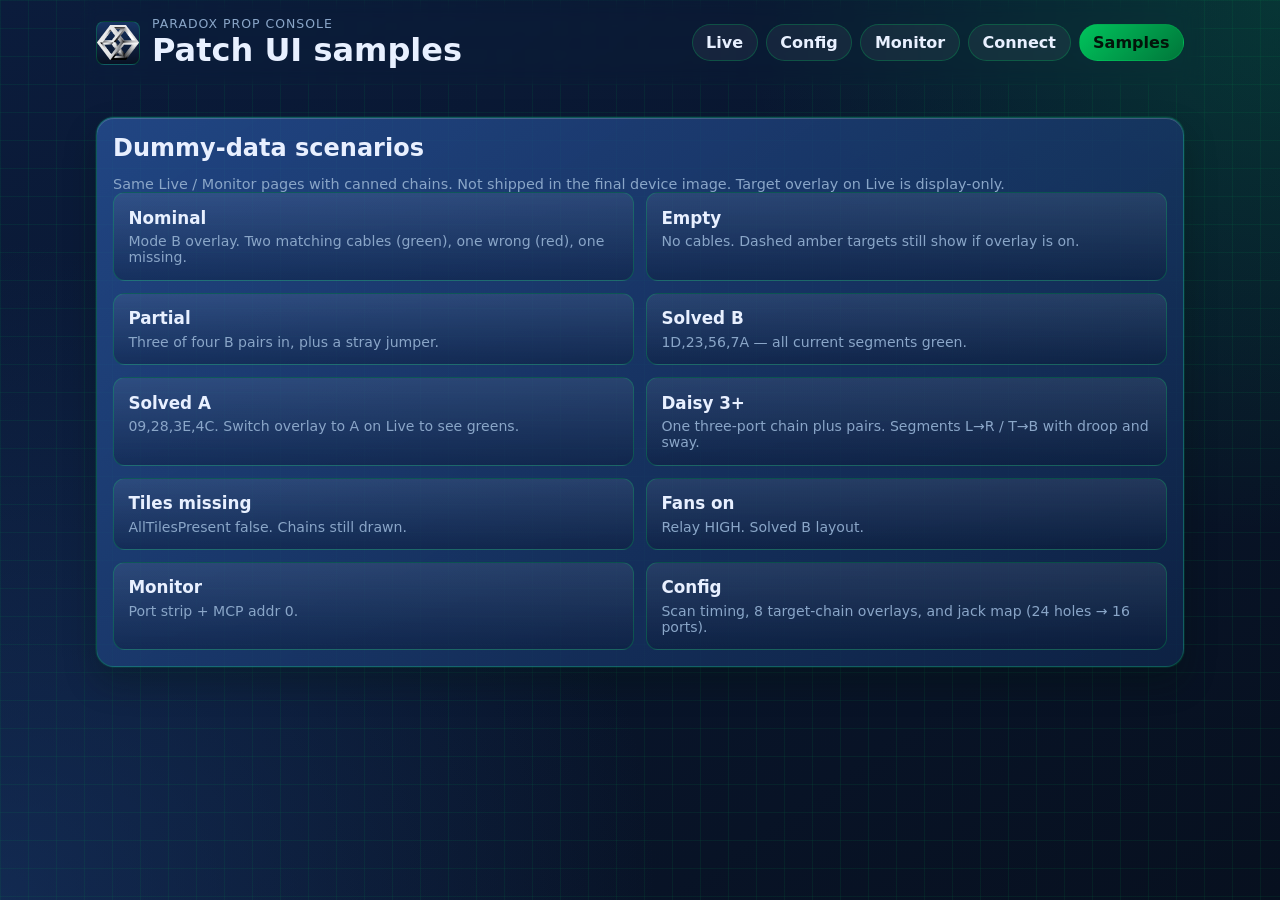
<file: main/webui/samples.html>
<!doctype html>
<html lang="en">
<head>
    <meta charset="utf-8">
    <meta name="viewport" content="width=device-width, initial-scale=1">
    <title>PX-Patch-V1 UI samples</title>
    <link rel="stylesheet" href="styles.css?v=patch22">
</head>
<body>
    <div class="bg-grid" aria-hidden="true"></div>
    <header class="topbar wrap">
        <div class="brand">
            <img src="assets/logo.png" alt="Logo" class="brand-logo" loading="lazy" decoding="async" onerror="this.style.display='none'">
            <div>
                <p class="kicker">Paradox Prop Console</p>
                <h1>Patch UI samples</h1>
            </div>
        </div>
        <nav class="tabs">
            <a class="tab" href="index.html">Live</a>
            <a class="tab" href="config.html">Config</a>
            <a class="tab" href="monitor.html">Monitor</a>
            <a class="tab" href="connection.html">Connect</a>
            <a class="tab active" href="samples.html">Samples</a>
        </nav>
    </header>

    <main class="wrap layout single">
        <section class="panel wide">
            <div class="panel-head">
                <h2>Dummy-data scenarios</h2>
            </div>
            <p class="hint">Same Live / Monitor pages with canned chains. Not shipped in the final device image. Target overlay on Live is display-only.</p>
            <div class="scenario-grid">
                <a class="scenario-card" href="index.html?scenario=nominal">
                    <h3>Nominal</h3>
                    <p>Mode B overlay. Two matching cables (green), one wrong (red), one missing.</p>
                </a>
                <a class="scenario-card" href="index.html?scenario=empty">
                    <h3>Empty</h3>
                    <p>No cables. Dashed amber targets still show if overlay is on.</p>
                </a>
                <a class="scenario-card" href="index.html?scenario=partial">
                    <h3>Partial</h3>
                    <p>Three of four B pairs in, plus a stray jumper.</p>
                </a>
                <a class="scenario-card" href="index.html?scenario=solved-b">
                    <h3>Solved B</h3>
                    <p>1D,23,56,7A — all current segments green.</p>
                </a>
                <a class="scenario-card" href="index.html?scenario=solved-a">
                    <h3>Solved A</h3>
                    <p>09,28,3E,4C. Switch overlay to A on Live to see greens.</p>
                </a>
                <a class="scenario-card" href="index.html?scenario=daisy">
                    <h3>Daisy 3+</h3>
                    <p>One three-port chain plus pairs. Segments L→R / T→B with droop and sway.</p>
                </a>
                <a class="scenario-card" href="index.html?scenario=tiles-missing">
                    <h3>Tiles missing</h3>
                    <p>AllTilesPresent false. Chains still drawn.</p>
                </a>
                <a class="scenario-card" href="index.html?scenario=fans-on">
                    <h3>Fans on</h3>
                    <p>Relay HIGH. Solved B layout.</p>
                </a>
                <a class="scenario-card" href="monitor.html?scenario=nominal">
                    <h3>Monitor</h3>
                    <p>Port strip + MCP addr 0.</p>
                </a>
                <a class="scenario-card" href="config.html">
                    <h3>Config</h3>
                    <p>Scan timing, 8 target-chain overlays, and jack map (24 holes → 16 ports).</p>
                </a>
            </div>
        </section>
    </main>
</body>
</html>
</file>
<file: main/webui/styles.css>
@font-face {
    font-family: "DSEG7 Classic";
    src: url("assets/fonts/DSEG7Classic-Regular.woff2") format("woff2");
    font-weight: 400;
    font-style: normal;
    font-display: swap;
}

:root {
    /* Signal Glass: navy stage, lighter navy panes, green accent (logo family). */
    --blue: #1a3a6e;
    --blue-mid: #2a56a0;
    --blue-deep: #07101f;
    --green: #00a651;
    --green-bright: #00c45c;
    --green-deep: #00763a;
    --ink: #e8f0ff;
    --muted: #8aa6c8;
    --paper: #07101f;
    --surface: #0b1c3c;
    --panel: linear-gradient(145deg, rgba(42, 86, 160, 0.72) 0%, rgba(14, 36, 72, 0.88) 100%);
    --metric: linear-gradient(180deg, rgba(255, 255, 255, 0.08), rgba(8, 20, 44, 0.35));
    --line: rgba(0, 196, 92, 0.28);
    --grid: rgba(0, 166, 81, 0.10);
    --accent: var(--green-bright);
    --accent-soft: #2fd67a;
    --ok: var(--green-bright);
    --ok-ink: #03140a;
    --warn: #f0a92a;
    --bad: #ef4444;
    --danger: var(--bad);
    --shadow: 0 16px 32px rgba(0, 20, 10, 0.28);
    --cta: linear-gradient(135deg, var(--green-bright), var(--green-deep));
    --tab-bg: rgba(255, 255, 255, 0.05);
}

* {
    box-sizing: border-box;
}

html {
    color-scheme: dark;
}

body {
    margin: 0;
    color: var(--ink);
    font-family: "Segoe UI", "Avenir Next", system-ui, sans-serif;
    background:
        radial-gradient(circle at 100% 0%, rgba(0, 166, 81, 0.22), transparent 34%),
        radial-gradient(circle at 0% 100%, rgba(26, 58, 110, 0.55), transparent 42%),
        linear-gradient(145deg, #0b1c3c 0%, #07101f 100%);
    min-height: 100vh;
}

h1, h2, h3 {
    font-family: "Segoe UI", "Trebuchet MS", system-ui, sans-serif;
    margin: 0;
}

.bg-grid {
    position: fixed;
    inset: 0;
    pointer-events: none;
    opacity: 1;
    background-image: linear-gradient(var(--grid) 1px, transparent 1px),
        linear-gradient(90deg, var(--grid) 1px, transparent 1px);
    background-size: 28px 28px;
}

.wrap {
    max-width: 1120px;
    margin: 0 auto;
    padding: 1rem;
}

.topbar {
    display: flex;
    align-items: center;
    justify-content: space-between;
    gap: 1rem;
    position: sticky;
    top: 0;
    z-index: 10;
    backdrop-filter: blur(8px);
}

.battery-badge {
    display: inline-flex;
    align-items: center;
    gap: 0.4rem;
    font-weight: 700;
    font-size: 0.85rem;
}

.status-icons {
    display: inline-flex;
    align-items: center;
    gap: 0.5rem;
    margin-left: auto;
    border-radius: 999px;
    border: 1px solid var(--line);
    padding: 0.3rem 0.7rem;
    background: var(--metric);
}

.battery-good {
    color: var(--ok);
}

.battery-warn {
    color: var(--warn);
}

.battery-bad {
    color: var(--bad);
}

.battery-usb {
    color: var(--muted);
}

.battery-icon {
    width: 22px;
    height: 14px;
    display: inline-flex;
    align-items: center;
}

.battery-svg {
    width: 22px;
    height: 14px;
    display: block;
}

.brand {
    display: flex;
    align-items: center;
    gap: 0.75rem;
}

.brand-logo {
    width: 44px;
    height: 44px;
    object-fit: contain;
    border-radius: 8px;
    background: linear-gradient(180deg, rgba(26, 58, 110, 0.8), rgba(8, 16, 32, 0.9));
    border: 1px solid var(--line);
}

.kicker {
    margin: 0;
    color: var(--muted);
    font-size: 0.78rem;
    letter-spacing: 0.08em;
    text-transform: uppercase;
}

.tabs {
    display: flex;
    flex-wrap: wrap;
    gap: 0.5rem;
    align-items: center;
    max-width: 100%;
}

.tab {
    text-decoration: none;
    color: var(--ink);
    border: 1px solid var(--line);
    background: var(--tab-bg);
    padding: 0.5rem 0.85rem;
    border-radius: 999px;
    font-weight: 600;
}

.tab.active {
    background: var(--cta);
    color: var(--ok-ink);
}

.layout {
    display: grid;
    grid-template-columns: 1.2fr 1fr;
    gap: 1rem;
    align-items: start;
    margin-top: 1rem;
}

.layout.single {
    grid-template-columns: 1fr;
}

.layout.live-layout {
    grid-template-columns: minmax(0, 1.7fr) minmax(260px, 0.9fr);
    align-items: start;
}

.panel {
    background: var(--panel);
    border: 1px solid var(--line);
    border-radius: 18px;
    box-shadow:
        inset 0 1px 0 rgba(255, 255, 255, 0.18),
        0 0 0 1px rgba(0, 196, 92, 0.12),
        var(--shadow);
    padding: 1rem;
    overflow: hidden;
    animation: rise 420ms ease both;
}

.panel.wide {
    grid-column: 1 / -1;
}

.panel-head {
    display: flex;
    justify-content: space-between;
    align-items: center;
    gap: 1rem;
    margin-bottom: 0.9rem;
}

.row-actions {
    display: flex;
    gap: 0.5rem;
    flex-wrap: wrap;
}

.badge {
    border-radius: 999px;
    padding: 0.35rem 0.7rem;
    background: var(--metric);
    border: 1px solid var(--line);
    text-transform: capitalize;
}

.badge.state-ready {
    background: var(--cta);
    color: var(--ok-ink);
    border-color: transparent;
}

.badge.state-not-ready {
    background: linear-gradient(160deg, #f0a92a, #b57500);
    color: #1a1408;
    border-color: transparent;
}

.badge.state-running {
    background: linear-gradient(180deg, rgba(255, 255, 255, 0.16), rgba(8, 20, 44, 0.4));
    color: var(--ink);
    border-color: rgba(232, 240, 255, 0.2);
}

.badge.state-paused {
    background: linear-gradient(160deg, #d6b33e, #bd9700);
    color: #1a1408;
    border-color: transparent;
}

.badge.state-solved {
    background: linear-gradient(135deg, var(--green), var(--green-deep));
    color: var(--ok-ink);
    border-color: transparent;
}

.badge.state-failed {
    background: linear-gradient(160deg, #ef4444, #9f1f1f);
    color: #fff;
    border-color: transparent;
}

.metrics {
    display: grid;
    grid-template-columns: repeat(3, minmax(0, 1fr));
    gap: 0.75rem;
}

.metric {
    background: var(--metric);
    border: 1px solid var(--line);
    border-radius: 12px;
    padding: 0.8rem;
}

.metric p {
    margin: 0 0 0.35rem;
    color: var(--muted);
    font-size: 0.84rem;
}

.metric h3 {
    font-size: 1.35rem;
}

.text-ok {
    color: var(--ok);
}

.text-warn {
    color: var(--warn);
}

.text-bad {
    color: var(--bad);
}

.text-muted {
    color: var(--muted);
}

.hidden {
    display: none !important;
}

.hw-banner {
    position: sticky;
    top: 0;
    z-index: 80;
    width: 100%;
    margin: 0;
    padding: 0.7rem 1rem;
    background: #7f1d1d;
    color: #fecaca;
    font-weight: 700;
    font-size: 0.95rem;
    line-height: 1.35;
    text-align: center;
    border-bottom: 2px solid #ef4444;
}

.btn-grid {
    display: grid;
    grid-template-columns: repeat(2, minmax(0, 1fr));
    gap: 0.65rem;
}

.btn {
    border: 1px solid transparent;
    background: linear-gradient(160deg, rgba(36, 72, 140, 0.9), rgba(12, 28, 56, 0.95));
    color: #fff;
    font-weight: 700;
    border-radius: 10px;
    padding: 0.65rem 0.8rem;
    cursor: pointer;
}

.btn:hover {
    filter: saturate(1.1);
}

.btn:active {
    transform: translateY(1px);
}

.btn-ghost {
    color: var(--ink);
    background: var(--tab-bg);
    border-color: var(--line);
}

.btn-warn {
    background: linear-gradient(160deg, #d89d1b, #bf7f00);
}

.btn-danger {
    background: linear-gradient(160deg, #d15151, #ab3030);
}

.btn-start {
    background: var(--cta);
    color: var(--ok-ink);
}

.btn-resume {
    background: var(--cta);
    color: var(--ok-ink);
}

.btn-pause {
    background: linear-gradient(160deg, #d6b33e, #bd9700);
    color: #1a1a1a;
}

.btn-solve {
    background: var(--cta);
    color: var(--ok-ink);
}

.input-indicators {
    display: flex;
    justify-content: flex-start;
    flex-wrap: wrap;
    gap: 0.4rem;
    padding: 0.6rem 0 0;
}

.input-dot {
    display: inline-flex;
    align-items: center;
    justify-content: center;
    width: 1.6rem;
    height: 1.6rem;
    border-radius: 50%;
    font-size: 0.75rem;
    font-weight: 800;
    color: #fff;
    line-height: 1;
}

.input-dot.connected {
    background: var(--ok);
}

.input-dot.disconnected {
    background: var(--bad);
}

.input-dot.inactive {
    background: #b0b0b0;
}

#gameStatePanel.state-ready {
    background: linear-gradient(180deg, rgba(0, 196, 92, 0.28), rgba(14, 36, 72, 0.78));
}

#gameStatePanel.state-not-ready {
    background: linear-gradient(180deg, rgba(240, 169, 42, 0.28), rgba(14, 36, 72, 0.78));
}

#gameStatePanel.state-running {
    background: linear-gradient(180deg, rgba(42, 86, 160, 0.45), rgba(14, 36, 72, 0.78));
}

#gameStatePanel.state-paused {
    background: linear-gradient(180deg, rgba(214, 179, 62, 0.28), rgba(14, 36, 72, 0.78));
}

#gameStatePanel.state-solved {
    background: linear-gradient(180deg, rgba(0, 166, 81, 0.38), rgba(14, 36, 72, 0.78));
}

#gameStatePanel.state-failed {
    background: linear-gradient(180deg, rgba(239, 68, 68, 0.38), rgba(14, 36, 72, 0.78));
}

.wifi-status {
    display: flex;
    align-items: center;
    gap: 0.5rem;
    margin-bottom: 0.7rem;
    font-weight: 600;
}

.wifi-badge {
    display: inline-flex;
    align-items: center;
    gap: 0.35rem;
    font-size: 0.82rem;
    font-weight: 700;
}

.network-name-row {
    display: flex;
    align-items: flex-end;
    gap: 0.7rem;
}

.network-name-label {
    flex: 1;
    display: flex;
    flex-direction: column;
    gap: 0.35rem;
    font-size: 0.92rem;
}

.toggle-row {
    display: flex;
    align-items: center;
    gap: 0.5rem;
    cursor: pointer;
    font-size: 0.92rem;
}

.toggle-row input[type="checkbox"] {
    width: 1.1rem;
    height: 1.1rem;
    accent-color: var(--accent);
    cursor: pointer;
}

.ap-bottom-row {
    display: flex;
    align-items: center;
    justify-content: space-between;
    gap: 0.7rem;
    flex-wrap: wrap;
}

.row-actions-right {
    display: flex;
    gap: 0.5rem;
    flex-wrap: wrap;
    margin-left: auto;
}

.inline-form {
    display: flex;
    align-items: center;
    flex-wrap: wrap;
    gap: 0.55rem;
}

input,
textarea {
    width: 100%;
    border: 1px solid var(--line);
    border-radius: 10px;
    padding: 0.58rem 0.65rem;
    background: var(--metric);
    color: var(--ink);
    font: inherit;
}

select {
    width: 100%;
    border: 1px solid #7a8aa0;
    border-radius: 10px;
    padding: 0.58rem 1.85rem 0.58rem 0.65rem;
    background-color: #ffffff;
    background-image: url("data:image/svg+xml,%3Csvg xmlns='http://www.w3.org/2000/svg' width='12' height='8' viewBox='0 0 12 8'%3E%3Cpath fill='%23000000' d='M1.4 1.6h9.2L6 6.8z'/%3E%3C/svg%3E");
    background-repeat: no-repeat;
    background-position: right 0.6rem center;
    background-size: 12px 8px;
    color: #000000;
    -webkit-text-fill-color: #000000;
    forced-color-adjust: none;
    color-scheme: light;
    font: inherit;
    font-weight: 800;
    appearance: none;
    -webkit-appearance: none;
}

select option,
select optgroup {
    color: #000000;
    -webkit-text-fill-color: #000000;
    background-color: #ffffff;
    color-scheme: light;
    font-weight: 700;
}

.inline-form input {
    max-width: 300px;
}

.toggle {
    display: inline-flex;
    align-items: center;
    gap: 0.4rem;
}

.toggle input {
    width: auto;
}

.form-grid {
    display: grid;
    grid-template-columns: repeat(2, minmax(0, 1fr));
    gap: 0.7rem;
    align-items: start;
}

.form-grid label {
    display: flex;
    flex-direction: column;
    gap: 0.35rem;
    font-size: 0.92rem;
}

.topic-value {
    margin-top: 0;
    min-height: 2.45rem;
    display: flex;
    align-items: center;
    font-weight: 600;
    color: var(--ink);
    word-break: break-all;
}

.detail-grid {
    display: grid;
    grid-template-columns: repeat(2, minmax(0, 1fr));
    gap: 0.6rem;
}

.detail-item {
    display: flex;
    align-items: baseline;
    justify-content: space-between;
    gap: 0.75rem;
    padding: 0.55rem 0.7rem;
    border: 1px solid var(--line);
    border-radius: 10px;
    background: var(--metric);
}

.detail-item span {
    color: var(--muted);
    font-size: 0.85rem;
}

.connection-detail-item {
    width: 100%;
    box-sizing: border-box;
}

.input-suffix-wrap {
    display: flex;
    align-items: center;
    gap: 0.45rem;
}

.input-suffix {
    border: 1px solid var(--line);
    border-radius: 8px;
    padding: 0.45rem 0.55rem;
    background: var(--metric);
    color: var(--muted);
    font-size: 0.85rem;
    white-space: nowrap;
}

.device-apply-wrap {
    display: flex;
    align-items: flex-end;
}

.ssid-list {
    display: grid;
    grid-template-columns: repeat(2, minmax(0, 1fr));
    gap: 0.55rem;
}

.ssid-item {
    display: flex;
    align-items: center;
    justify-content: space-between;
    gap: 0.6rem;
    border: 1px solid var(--line);
    border-radius: 10px;
    padding: 0.55rem 0.65rem;
    background: var(--metric);
    cursor: pointer;
}

.ssid-meta {
    display: inline-flex;
    align-items: center;
    gap: 0.45rem;
    color: var(--muted);
    font-size: 0.82rem;
}

.wifi-icon {
    width: 16px;
    height: 16px;
    display: inline-flex;
    align-items: center;
}

.wifi-svg {
    width: 16px;
    height: 16px;
    display: block;
}

.hint {
    margin: 0.6rem 0 0;
    color: var(--muted);
    font-size: 0.9rem;
}

.log {
    margin-top: 0.8rem;
    min-height: 120px;
    max-height: 270px;
    overflow: auto;
    border-radius: 10px;
    border: 1px solid var(--line);
    background: linear-gradient(180deg, #040814, #07101f);
    color: #d5deee;
    padding: 0.8rem;
    white-space: pre-wrap;
    word-break: break-word;
    font-size: 0.85rem;
    line-height: 1.35;
}

.pulse {
    position: relative;
    overflow: hidden;
}

.pulse::after {
    content: "";
    position: absolute;
    inset: -40% auto auto -40%;
    width: 180px;
    height: 180px;
    background: radial-gradient(circle, rgba(0, 196, 92, 0.22), transparent 68%);
    animation: drift 5s ease-in-out infinite;
}

@keyframes rise {
    from {
        opacity: 0;
        transform: translateY(8px);
    }
    to {
        opacity: 1;
        transform: translateY(0);
    }
}

@keyframes drift {
    0%, 100% { transform: translate(0, 0); }
    50% { transform: translate(16px, 14px); }
}

@media (max-width: 820px) {
    .topbar {
        flex-direction: column;
        align-items: flex-start;
    }

    .tabs {
        width: 100%;
    }

    .status-icons {
        margin-left: 0;
        flex: 1 1 100%;
        justify-content: flex-end;
        order: -1;
    }

    .layout,
    .layout.live-layout,
    .layout.single,
    .form-grid {
        grid-template-columns: 1fr;
    }

    .detail-grid,
    .ssid-list {
        grid-template-columns: 1fr;
    }

    .metrics,
    .btn-grid {
        grid-template-columns: repeat(2, minmax(0, 1fr));
    }

    .panel-head {
        flex-wrap: wrap;
    }

    .inline-form input {
        max-width: 100%;
    }
}

/* Phone: stack dense grids; keep touch targets usable */
@media (max-width: 520px) {
    .wrap {
        padding: 0.75rem;
    }

    .brand-logo {
        width: 36px;
        height: 36px;
    }

    .brand h1 {
        font-size: 1.2rem;
    }

    .tab {
        padding: 0.4rem 0.7rem;
        font-size: 0.88rem;
    }

    .metrics,
    .btn-grid {
        grid-template-columns: 1fr;
    }

    .panel {
        padding: 0.85rem;
        border-radius: 14px;
    }
}

/* Fuse-specific Monitor / Live extras */
.metric-note {
    margin: 0.35rem 0 0;
    color: var(--muted);
    font-size: 0.78rem;
}

.voltage-board {
    position: relative;
    height: 460px;
    border-radius: 14px;
    border: 1px solid rgba(184, 115, 51, 0.35);
    background:
        radial-gradient(circle at 18% 12%, rgba(184, 115, 51, 0.16), transparent 36%),
        linear-gradient(180deg, #3a2414 0%, #24160d 55%, #1a1009 100%);
    overflow: hidden;
}

.voltage-wires {
    position: absolute;
    inset: 0;
    width: 100%;
    height: 100%;
    pointer-events: none;
    z-index: 0;
}

.voltage-wires .wire {
    fill: none;
    stroke: #c9a36a;
    stroke-width: 2.2;
    stroke-linecap: round;
    stroke-linejoin: round;
    vector-effect: non-scaling-stroke;
}

.led-mod,
.fuse-holder,
.gnd-mod,
.row-need {
    position: absolute;
    z-index: 1;
}

.led-mod {
    width: 28%;
    padding: 0.4rem 0.5rem 0.45rem;
    border-radius: 8px;
    background: linear-gradient(180deg, #8a5a28 0%, #5a3514 42%, #2a160a 100%);
    box-shadow:
        inset 0 1px 0 rgba(255, 220, 170, 0.35),
        0 6px 14px rgba(0, 0, 0, 0.35);
    border: 2px solid #c48a48;
}

.led-in {
    left: 3%;
    top: 5%;
}

.led-out {
    left: 3%;
    top: 46%;
}

.led-mod p {
    margin: 0 0 0.28rem;
    color: #e8c99a;
    font-size: 0.68rem;
    letter-spacing: 0.08em;
    text-transform: uppercase;
}

.led-mod .metric-note {
    color: #c9a36a;
}

.led-mod .seven-seg {
    display: flex;
    align-items: center;
    justify-content: center;
    min-height: 2.35rem;
    border-radius: 4px;
    background: #050505;
    border: 1px solid #1a1a1a;
    color: #ff3a22;
    text-shadow: 0 0 10px rgba(255, 58, 34, 0.55);
    font-family: "DSEG7 Classic", "Consolas", ui-monospace, monospace;
    font-size: 1.55rem;
    letter-spacing: 0.08em;
    padding: 0.2rem 0.35rem;
}

.led-mod.is-off .seven-seg {
    color: #4a1510;
    text-shadow: none;
}

.fuse-holder {
    width: 14%;
    height: auto;
    aspect-ratio: 1.7 / 1;
    display: flex;
    align-items: center;
    justify-content: center;
    padding: 0.15rem 0.2rem;
    text-align: center;
    border-radius: 8px;
    border: 8px solid #d7b07a;
    background: linear-gradient(180deg, #6a4420, #2c1a0c);
    box-shadow: none;
    outline: none;
}

.fuse-holder strong {
    display: block;
    font-size: 1.2rem;
    font-weight: 800;
    letter-spacing: 0.02em;
}

.fuse-holder .fuse-x {
    font-size: 2.1rem;
    font-weight: 900;
    line-height: 1;
    color: #c9d2e0;
}

.fuse-holder.vacant {
    background: repeating-linear-gradient(135deg, #2a1c10 0 8px, #1a120b 8px 16px);
    color: #9aa8bc;
    border-style: dashed;
}

.fuse-holder.match {
    border-color: var(--ok);
}

.fuse-holder.mismatch {
    border-color: var(--bad);
}

#fuseHolderA { left: 40%; top: 9%; }
#fuseHolderB { left: 40%; top: 37%; }
#fuseHolderC { left: 56.5%; top: 37%; }
#fuseHolderD { left: 73%; top: 37%; }
#fuseHolderE { left: 3.5%; top: 79%; }
#fuseHolderF { left: 19%; top: 79%; }

.row-need {
    color: #f0ddc0;
    font-size: 0.82rem;
    font-weight: 700;
    letter-spacing: 0.03em;
    white-space: nowrap;
    pointer-events: none;
    text-shadow: 0 1px 4px rgba(0, 0, 0, 0.65);
}

.row-need-top {
    left: 56%;
    top: 17%;
}

.row-need-mid {
    left: 40%;
    width: 47%;
    top: 55%;
    text-align: center;
}

.row-need-bot {
    left: 36%;
    top: 90%;
}

.gnd-mod {
    left: 88%;
    top: 90%;
    width: max-content;
    transform: translate(-50%, calc(-100% - 3px));
    display: flex;
    align-items: flex-end;
    justify-content: center;
    color: #f0ddc0;
    font-size: 1.2rem;
    font-weight: 800;
    letter-spacing: 0;
    line-height: 1;
    pointer-events: none;
}

.gnd-n {
    display: block;
    width: max-content;
    text-align: center;
}

.gnd-g,
.gnd-d {
    position: absolute;
    bottom: 0;
    line-height: 1;
}

.gnd-g {
    right: 100%;
}

.gnd-d {
    left: 100%;
}

.fuse-slots {
    display: grid;
    grid-template-columns: repeat(6, minmax(0, 1fr));
    gap: 0.45rem;
    margin-top: 0.9rem;
}

.fuse-slot {
    border-radius: 10px;
    padding: 0.55rem 0.35rem;
    text-align: center;
    border: 1px solid rgba(255, 255, 255, 0.12);
}

.fuse-slot .fuse-id {
    display: block;
    font-size: 0.72rem;
    letter-spacing: 0.08em;
    text-transform: uppercase;
    opacity: 0.85;
}

.fuse-slot strong {
    display: block;
    margin-top: 0.2rem;
    font-size: 1.05rem;
}

.fuse-2200 {
    background: #123a73;
    color: #dbe8ff;
}

.fuse-4700 {
    background: #7a1218;
    color: #ffd6d8;
}

.fuse-6800 {
    background: #c9a227;
    color: #1a1408;
}

.fuse-open {
    background: #2a3344;
    color: #9aa8bc;
}

.seg-row {
    display: grid;
    grid-template-columns: 1fr 1fr;
    gap: 0.75rem;
    margin-top: 0.9rem;
}

.seg-box {
    background: var(--metric);
    border: 1px solid var(--line);
    border-radius: 12px;
    padding: 0.7rem 0.8rem;
}

.seg-box p {
    margin: 0 0 0.35rem;
    color: var(--muted);
    font-size: 0.78rem;
    letter-spacing: 0.06em;
    text-transform: uppercase;
}

.seven-seg {
    font-family: "Consolas", "Cascadia Mono", ui-monospace, monospace;
    font-size: 1.85rem;
    letter-spacing: 0.12em;
    color: var(--green-bright);
    text-shadow: 0 0 12px rgba(0, 196, 92, 0.35);
}

.subhead {
    margin: 1.1rem 0 0.35rem;
    font-size: 1.05rem;
}

.toggle-field {
    grid-column: 1 / -1;
}

.adc-legend {
    margin-top: 0.4rem;
}

.adc-minis {
    display: flex;
    flex-direction: column;
    gap: 0.45rem;
    margin-top: 0.9rem;
}

.adc-mini-row {
    display: grid;
    grid-template-columns: 1.4rem 1fr 6.5rem;
    gap: 0.5rem;
    align-items: center;
}

.adc-mini-id {
    font-weight: 800;
    text-transform: uppercase;
    font-size: 0.82rem;
}

.adc-mini-val {
    color: var(--muted);
    font-size: 0.78rem;
    text-align: right;
}

.adc-bar-mini {
    height: 18px;
}

.adc-bar-mini .adc-band {
    height: 18px;
}

.adc-bar-mini .adc-marker {
    height: 22px;
    top: -2px;
}

.adc-bar {
    position: relative;
    height: 72px;
    border-radius: 12px;
    overflow: visible;
    border: 1px solid var(--line);
    background: #040814;
}

.adc-band {
    position: absolute;
    top: 0;
    height: 42px;
    display: flex;
    align-items: center;
    justify-content: center;
    font-size: 0.72rem;
    font-weight: 700;
    color: #041018;
    overflow: hidden;
}

.adc-band span {
    white-space: nowrap;
    padding: 0 0.2rem;
}

.band-open {
    background: repeating-linear-gradient(135deg, #3a4458 0 8px, #2a3344 8px 16px);
    color: #d5deee;
}

.band-6800 {
    background: #c9a227;
    color: #1a1408;
}

.band-4700 {
    background: #7a1218;
    color: #ffd6d8;
}

.band-2200 {
    background: #123a73;
    color: #dbe8ff;
}

.adc-tick {
    position: absolute;
    top: 42px;
    width: 1px;
    height: 10px;
    background: rgba(232, 240, 255, 0.55);
    transform: translateX(-0.5px);
}

.adc-tick span {
    position: absolute;
    top: 12px;
    left: 50%;
    transform: translateX(-50%);
    font-size: 0.68rem;
    color: var(--muted);
    white-space: nowrap;
}

.adc-marker {
    position: absolute;
    top: -4px;
    width: 2px;
    height: 46px;
    background: #fff;
    box-shadow: 0 0 8px rgba(255, 255, 255, 0.7);
    transform: translateX(-1px);
    z-index: 2;
}

.adc-marker i {
    position: absolute;
    top: -16px;
    left: 50%;
    transform: translateX(-50%);
    font-style: normal;
    font-size: 0.72rem;
    font-weight: 800;
    color: #fff;
    text-transform: uppercase;
}

.adc-marker.open {
    background: var(--bad);
    box-shadow: 0 0 8px rgba(239, 68, 68, 0.7);
}

.channel-table-wrap {
    overflow-x: auto;
}

.channel-table {
    width: 100%;
    border-collapse: collapse;
    font-size: 0.92rem;
}

.channel-table th,
.channel-table td {
    text-align: left;
    padding: 0.45rem 0.55rem;
    border-bottom: 1px solid var(--line);
}

.channel-table th {
    color: var(--muted);
    font-weight: 600;
    font-size: 0.8rem;
    text-transform: uppercase;
    letter-spacing: 0.04em;
}

.scenario-grid {
    display: grid;
    grid-template-columns: repeat(2, minmax(0, 1fr));
    gap: 0.75rem;
}

.scenario-card {
    display: block;
    text-decoration: none;
    color: var(--ink);
    background: var(--metric);
    border: 1px solid var(--line);
    border-radius: 12px;
    padding: 0.9rem;
}

.scenario-card h3 {
    margin: 0 0 0.35rem;
    font-size: 1.05rem;
}

.scenario-card p {
    margin: 0;
    color: var(--muted);
    font-size: 0.88rem;
}

.scenario-card:hover {
    border-color: var(--green-bright);
}

/* Valve Live / Monitor */
.valve-board {
    display: flex;
    flex-direction: column;
    gap: 0.85rem;
}

.valve-path {
    display: grid;
    grid-template-columns: repeat(4, minmax(0, 1fr));
    gap: 0.55rem;
}

.valve-station {
    border-radius: 12px;
    border: 1px solid var(--line);
    background: var(--metric);
    padding: 0.45rem 0.4rem 1.35rem;
    position: relative;
    display: flex;
    flex-direction: column;
    align-items: center;
    min-height: 10.4rem;
}

.valve-name {
    font-weight: 800;
    font-size: 0.95rem;
    letter-spacing: 0.06em;
    margin-bottom: 0.2rem;
}

.valve-id {
    position: absolute;
    left: 0.4rem;
    bottom: 0.28rem;
    font-size: 0.68rem;
    color: var(--muted);
    font-weight: 700;
}

.valve-swatch {
    width: 0.7rem;
    height: 0.7rem;
    border-radius: 999px;
    border: 1px solid rgba(255, 255, 255, 0.25);
    display: inline-block;
}

.valve-graphic {
    width: 7.4rem;
    height: 7.4rem;
    border-radius: 50%;
    border: 1px solid rgba(255, 255, 255, 0.16);
    display: grid;
    grid-template-columns: 1.55rem 1.55rem 1.55rem;
    grid-template-rows: 1.55rem 1.55rem 1.55rem;
    place-content: center;
    gap: 0.12rem;
    background: var(--valve-fill, transparent);
}

.seat {
    display: flex;
    align-items: center;
    justify-content: center;
    width: 1.55rem;
    height: 1.55rem;
    border-radius: 7px;
    border: 2px solid rgba(255, 255, 255, 0.14);
    background: rgba(8, 20, 44, 0.55);
    font-size: 0.66rem;
    font-weight: 800;
    color: var(--muted);
}

.seat.n { grid-column: 2; grid-row: 1; }
.seat.w { grid-column: 1; grid-row: 2; }
.seat.hub { grid-column: 2; grid-row: 2; visibility: hidden; }
.seat.e { grid-column: 3; grid-row: 2; }
.seat.s { grid-column: 2; grid-row: 3; }

.seat.current {
    background: #f0a92a;
    border-color: #f0a92a;
    color: #1a1408;
}

.seat.target {
    background: #000;
    border-color: #00c45c;
    color: #00c45c;
}

.seat.solved {
    background: #00c45c;
    border-color: #00c45c;
    color: #03140a;
}

.seat.off {
    opacity: 0.85;
}

.mode-row {
    display: flex;
    flex-wrap: wrap;
    gap: 0.4rem;
    align-items: center;
}

.badge.mode-io {
    background: var(--metric);
}

.badge.mode-fixed,
.badge.mode-order,
.badge.mode-targets {
    background: linear-gradient(135deg, #2a56a0, #0e2448);
}

.valve-config-wrap {
    overflow-x: auto;
    margin-top: 0.8rem;
}

.valve-config-table {
    width: 100%;
    border-collapse: collapse;
    font-size: 0.82rem;
}

.valve-config-table th,
.valve-config-table td {
    border-bottom: 1px solid rgba(255, 255, 255, 0.08);
    padding: 0.4rem 0.35rem;
    text-align: left;
    vertical-align: middle;
}

.valve-config-table input[type="text"],
.valve-config-table input[type="number"],
.valve-config-table select {
    min-width: 0;
}

.valve-config-table input[type="checkbox"] {
    width: 1.1rem;
    height: 1.1rem;
}

.valve-config-table .col-order,
.valve-config-table .col-target {
    display: none;
}

.valve-config-table.show-order .col-order,
.valve-config-table.show-target .col-target {
    display: table-cell;
}

@media (max-width: 820px) {
    .valve-path {
        grid-template-columns: repeat(2, minmax(0, 1fr));
    }
}

.solution-line {
    margin: 0.15rem 0 0;
    font-size: 0.88rem;
    color: var(--ink);
}

.mcp-grid {
    display: grid;
    grid-template-columns: repeat(3, minmax(0, 1fr));
    gap: 0.75rem;
}

.mcp-chip h3 {
    font-size: 0.92rem;
    margin-bottom: 0.4rem;
}

.pin-table {
    width: 100%;
    border-collapse: collapse;
    font-size: 0.72rem;
}

.pin-table th,
.pin-table td {
    border-bottom: 1px solid rgba(255, 255, 255, 0.06);
    padding: 0.22rem 0.28rem;
    text-align: left;
}

.pin-table .lvl-low { color: var(--ok); font-weight: 700; }
.pin-table .lvl-high { color: var(--muted); }
.pin-out { color: var(--warn); }

.reed-bits {
    display: inline-flex;
    gap: 0.25rem;
}

.reed-bit {
    width: 1.35rem;
    height: 1.35rem;
    border-radius: 5px;
    display: inline-flex;
    align-items: center;
    justify-content: center;
    font-size: 0.68rem;
    font-weight: 800;
    background: rgba(8, 20, 44, 0.5);
    border: 1px solid var(--line);
    color: var(--muted);
}

.reed-bit.low {
    background: var(--cta);
    color: var(--ok-ink);
    border-color: transparent;
}

.reed-bit.driven {
    box-shadow: 0 0 0 2px #f0a92a;
}

@media (max-width: 820px) {
    .mcp-grid {
        grid-template-columns: 1fr;
    }
}

@media (max-width: 820px) {
    .seg-row,
    .scenario-grid,
    .fuse-slots {
        grid-template-columns: 1fr 1fr 1fr;
    }

    .adc-mini-row {
        grid-template-columns: 1.2rem 1fr;
    }

    .adc-mini-val {
        grid-column: 2;
        text-align: left;
    }
}

/* Patch Live / Config / Monitor */
#gameStatePanel.panel.pulse {
    overflow: visible;
}

#gameStatePanel.pulse::after {
    inset: 0;
    width: auto;
    height: auto;
    border-radius: inherit;
    pointer-events: none;
}

.patch-board {
    margin-top: 0.55rem;
    border-radius: 14px;
    border: 1px solid rgba(180, 190, 210, 0.22);
    background:
        radial-gradient(circle at 12% 0%, rgba(160, 170, 190, 0.12), transparent 40%),
        linear-gradient(180deg, #1a2438 0%, #0c1424 100%);
    overflow: visible;
    display: flex;
    justify-content: center;
}

.patch-board svg {
    display: block;
    width: auto;
    height: auto;
    max-width: 100%;
    max-height: calc(100dvh - 210px);
}

.tile-plate {
    fill: url(#none);
    fill: #c5cdd8;
    stroke: #8b95a4;
    stroke-width: 2.5;
    filter: drop-shadow(0 8px 10px rgba(0, 0, 0, 0.35));
}

.patch-board svg .tile-plate {
    fill: url(#tileMetal);
    stroke: #6d7786;
}

.jack-ring {
    fill: #d8dee8;
    stroke: #4a5568;
    stroke-width: 2;
}

.jack-hole {
    fill: #0b1018;
}

.jack-skip .jack-ring {
    fill: #9aa3b0;
    stroke: #6b7380;
    stroke-dasharray: 4 3;
    opacity: 0.55;
}

.jack-skip .jack-hole {
    fill: #7d8694;
}

.jack-on .jack-ring {
    fill: #e8eef8;
    stroke: #f5c542;
    stroke-width: 3;
}

.jack-label {
    text-anchor: middle;
    font-size: 12px;
    font-weight: 800;
    fill: #102038;
    stroke: #e8edf4;
    stroke-width: 3px;
    paint-order: stroke fill;
    font-family: "Segoe UI", system-ui, sans-serif;
}

.jack-unmap {
    opacity: 0.55;
}

.jack-skip .jack-label {
    fill: transparent;
}

.cable {
    fill: none;
    stroke-linecap: round;
    stroke-linejoin: round;
}

.cable-target {
    stroke: #f5c542;
    stroke-width: 3.2;
    stroke-dasharray: 11 8;
    opacity: 0.9;
}

.cable-bad {
    stroke: #ef4444;
    stroke-width: 4.2;
}

.cable-ok {
    stroke: #00c45c;
    stroke-width: 5.1;
}

.patch-legend {
    display: flex;
    gap: 0.9rem;
    flex-wrap: wrap;
    margin: 0.15rem 0 0.2rem;
    font-size: 0.78rem;
    color: var(--muted);
}

.patch-legend span {
    display: inline-flex;
    align-items: center;
    gap: 0.35rem;
}

.lg {
    display: inline-block;
    width: 1.4rem;
    height: 0;
    border-top: 3px solid #f5c542;
}

.lg-target {
    border-top-style: dashed;
    border-top-color: #f5c542;
}

.lg-bad {
    border-top-style: solid;
    border-top-color: #ef4444;
}

.lg-ok {
    border-top-style: solid;
    border-top-color: #00c45c;
}

.overlay-label {
    display: inline-flex;
    align-items: center;
    gap: 0.4rem;
    font-size: 0.78rem;
    color: var(--muted);
}

.overlay-label select {
    width: auto;
    min-width: 10rem;
    padding: 0.28rem 0.45rem;
    font-size: 0.78rem;
}

.target-sets {
    display: grid;
    gap: 0.45rem;
    margin: 0.55rem 0 0.2rem;
}

.target-set-row {
    display: grid;
    grid-template-columns: 2rem minmax(7rem, 10rem) minmax(0, 1fr);
    gap: 0.5rem;
    align-items: end;
}

.target-set-idx {
    font-weight: 800;
    color: var(--muted);
    padding-bottom: 0.45rem;
}

.target-set-row label {
    display: flex;
    flex-direction: column;
    gap: 0.2rem;
    font-size: 0.75rem;
    color: var(--muted);
    margin: 0;
}

.target-set-row input {
    width: 100%;
}

.status-pills {
    display: flex;
    flex-wrap: wrap;
    gap: 0.4rem;
    margin-bottom: 0.7rem;
}

.pill {
    border-radius: 999px;
    padding: 0.28rem 0.65rem;
    border: 1px solid var(--line);
    background: var(--metric);
    font-size: 0.78rem;
    font-weight: 700;
}

.pill-ok {
    background: var(--cta);
    color: var(--ok-ink);
    border-color: transparent;
}

.pill-bad {
    background: linear-gradient(160deg, #ef4444, #9f1f1f);
    color: #fff;
    border-color: transparent;
}

.pill-off {
    color: var(--muted);
}

.port-strip {
    display: grid;
    grid-template-columns: repeat(8, minmax(0, 1fr));
    gap: 0.35rem;
}

.port-cell {
    text-align: center;
    padding: 0.45rem 0.2rem;
    border-radius: 8px;
    border: 1px solid var(--line);
    background: var(--metric);
    font-weight: 800;
}

.port-cell.on {
    background: var(--cta);
    color: var(--ok-ink);
    border-color: transparent;
}

.map-learn-status {
    margin: 0.35rem 0 0.5rem;
    color: var(--text);
}

.map-learn-actions {
    display: flex;
    flex-wrap: wrap;
    gap: 0.6rem;
    align-items: end;
    margin-bottom: 0.55rem;
}

.map-learn-actions label {
    display: flex;
    flex-direction: column;
    gap: 0.2rem;
    font-size: 0.78rem;
    color: var(--muted);
}

.node-grid {
    display: grid;
    grid-template-columns: repeat(var(--node-cols, 6), minmax(0, 1fr));
    gap: 0.35rem;
    margin: 0.4rem 0 1rem;
}

.node-cell {
    display: flex;
    flex-direction: column;
    align-items: center;
    gap: 0.1rem;
    border: 1px solid var(--line);
    border-radius: 10px;
    padding: 0.4rem 0.15rem;
    background: var(--metric);
    color: var(--text);
    cursor: pointer;
    font-size: 0.78rem;
    font-weight: 700;
}

.node-cell small {
    font-weight: 600;
    font-size: 0.68rem;
    color: var(--muted);
}

.node-cell.home {
    box-shadow: inset 0 0 0 2px var(--cta);
}

.node-cell.assigned {
    background: rgba(0, 196, 92, 0.12);
}

.node-cell.far {
    box-shadow: inset 0 0 0 2px #ef4444;
}

.node-cell.no-hole {
    opacity: 0.35;
    cursor: default;
}

.jack-preview {
    display: grid;
    grid-template-columns: repeat(var(--jack-preview-cols, 6), minmax(0, 1fr));
    gap: 0.35rem;
    margin: 0.55rem 0 0.7rem;
}

.jack-preview-cell {
    display: flex;
    flex-direction: column;
    align-items: center;
    gap: 0.1rem;
    border: 1px solid var(--line);
    border-radius: 10px;
    padding: 0.35rem 0.15rem;
    background: var(--metric);
    font-size: 0.68rem;
    color: var(--muted);
}

.jack-preview-cell b {
    font-size: 1rem;
    color: var(--text);
}

.jack-preview-cell.empty b {
    color: var(--muted);
    font-weight: 600;
}

.jack-map {
    display: grid;
    grid-template-columns: repeat(4, minmax(0, 1fr));
    gap: 0.55rem;
    margin-top: 0.35rem;
}

.jack-port-row {
    display: flex;
    flex-direction: column;
    gap: 0.2rem;
    margin: 0;
    font-size: 0.75rem;
    font-weight: 800;
    color: var(--muted);
}

.jack-port-row input {
    width: 100%;
    text-transform: uppercase;
}

@media (max-width: 820px) {
    .jack-map,
    .port-strip {
        grid-template-columns: repeat(2, minmax(0, 1fr));
    }

    .node-grid {
        grid-template-columns: repeat(3, minmax(0, 1fr));
    }

    .live-layout {
        grid-template-columns: 1fr;
    }

    .target-set-row {
        grid-template-columns: 1.6rem 1fr;
    }

    .target-set-row label:last-child {
        grid-column: 1 / -1;
    }

    .patch-board svg {
        max-height: none;
        width: 100%;
    }
}

@media (max-width: 520px) {
    .jack-map,
    .port-strip {
        grid-template-columns: 1fr;
    }
}
</file>
